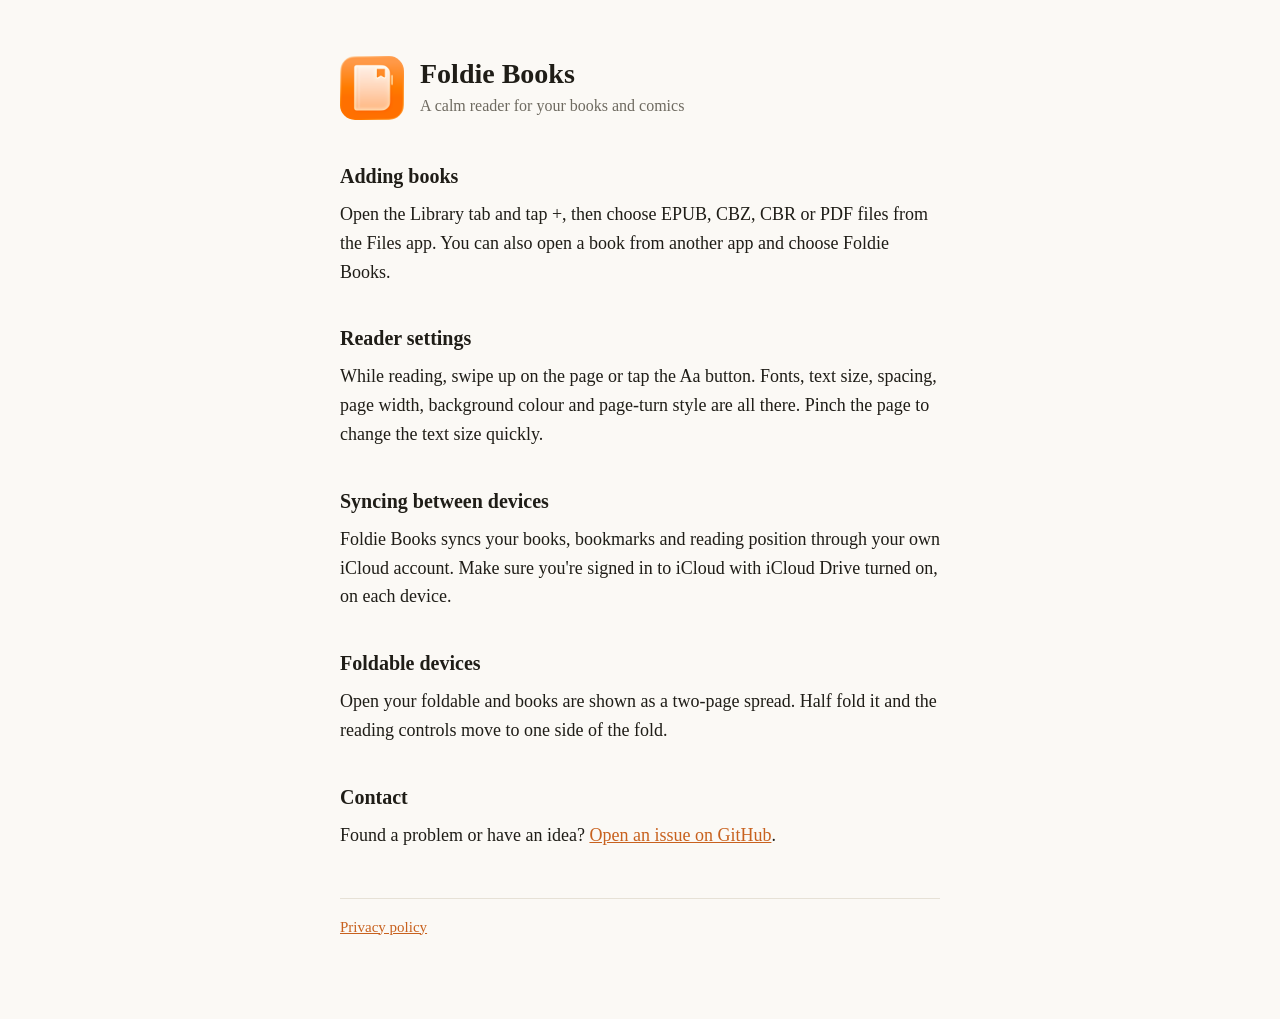
<file: index.html>
<!doctype html>
<html lang="en">
<head>
<meta charset="utf-8">
<meta name="viewport" content="width=device-width, initial-scale=1">
<title>Foldie Books support</title>
<meta name="description" content="Help and contact for Foldie Books, a reader for your EPUBs and comics.">
<link rel="stylesheet" href="style.css">
</head>
<body>
<main>
  <header>
    <img src="icon.png" alt="">
    <div>
      <h1>Foldie Books</h1>
      <p>A calm reader for your books and comics</p>
    </div>
  </header>

  <h2>Adding books</h2>
  <p>Open the Library tab and tap +, then choose EPUB, CBZ, CBR or PDF files from the Files app. You can also open a book from another app and choose Foldie Books.</p>

  <h2>Reader settings</h2>
  <p>While reading, swipe up on the page or tap the Aa button. Fonts, text size, spacing, page width, background colour and page-turn style are all there. Pinch the page to change the text size quickly.</p>

  <h2>Syncing between devices</h2>
  <p>Foldie Books syncs your books, bookmarks and reading position through your own iCloud account. Make sure you're signed in to iCloud with iCloud Drive turned on, on each device.</p>

  <h2>Foldable devices</h2>
  <p>Open your foldable and books are shown as a two-page spread. Half fold it and the reading controls move to one side of the fold.</p>

  <h2>Contact</h2>
  <p>Found a problem or have an idea? <a href="https://github.com/asekachov/foldie-books/issues">Open an issue on GitHub</a>.</p>

  <nav><a href="privacy/">Privacy policy</a></nav>
</main>
</body>
</html>
</file>
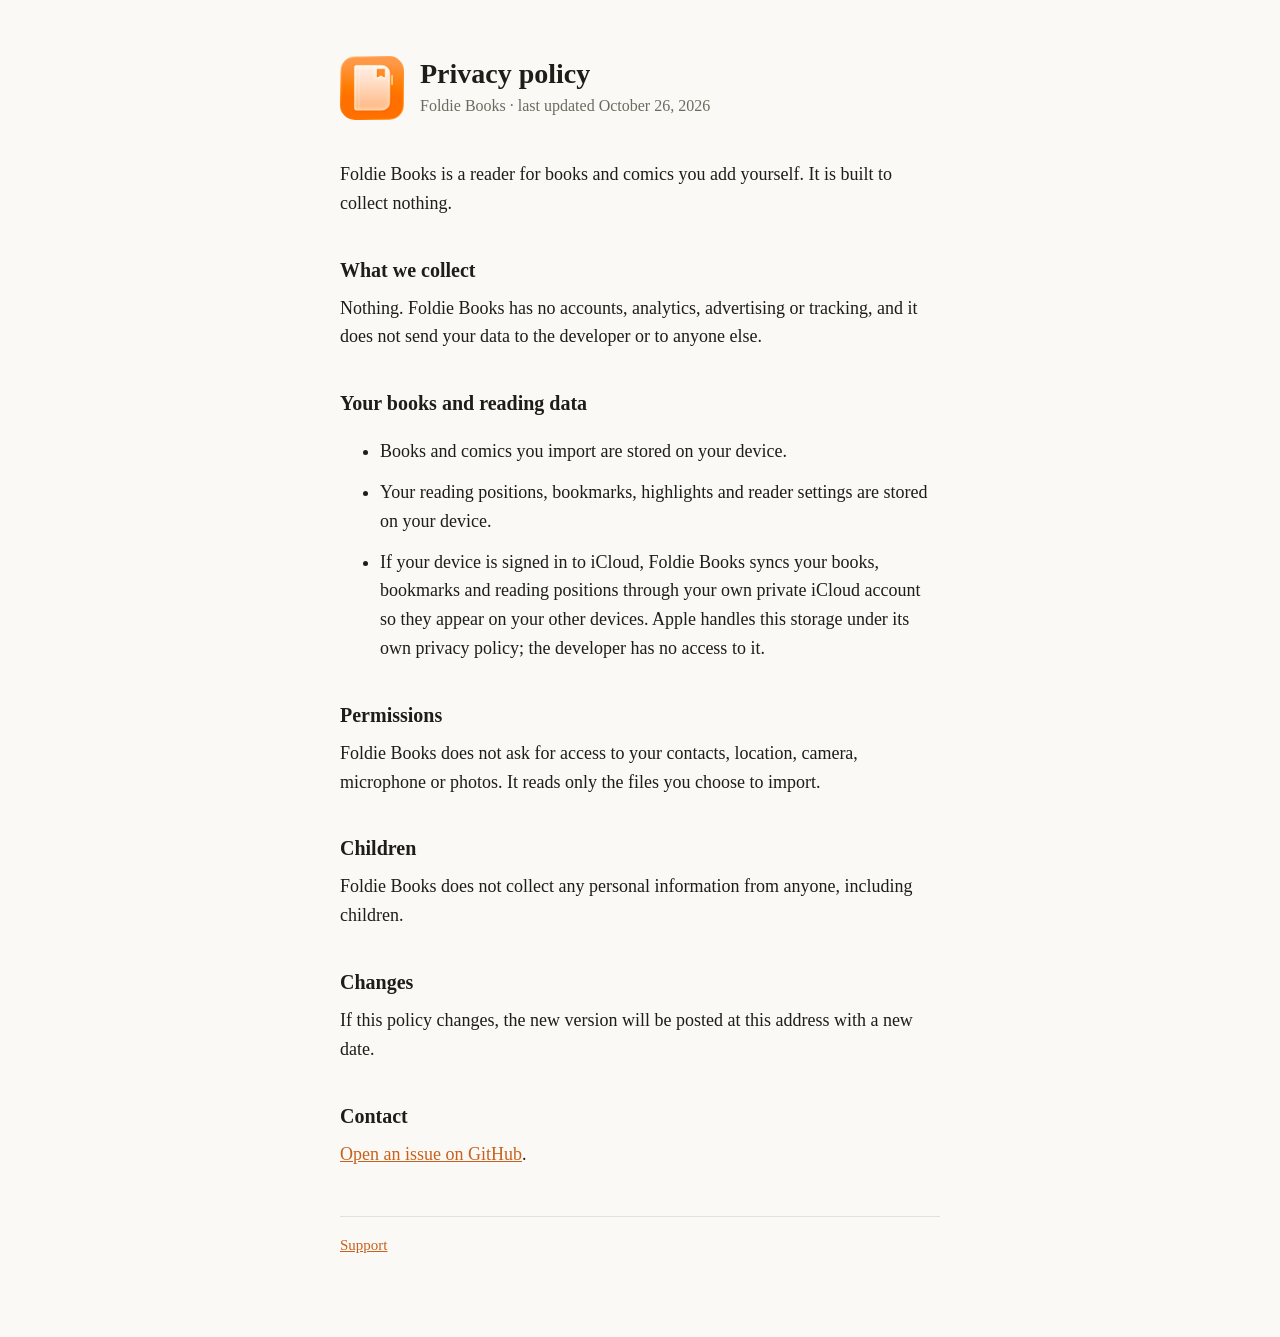
<file: privacy/index.html>
<!doctype html>
<html lang="en">
<head>
<meta charset="utf-8">
<meta name="viewport" content="width=device-width, initial-scale=1">
<title>Foldie Books privacy policy</title>
<meta name="description" content="Foldie Books collects no data.">
<link rel="stylesheet" href="../style.css">
</head>
<body>
<main>
  <header>
    <img src="../icon.png" alt="">
    <div>
      <h1>Privacy policy</h1>
      <p>Foldie Books · last updated October 26, 2026</p>
    </div>
  </header>

  <p>Foldie Books is a reader for books and comics you add yourself. It is built to collect nothing.</p>

  <h2>What we collect</h2>
  <p>Nothing. Foldie Books has no accounts, analytics, advertising or tracking, and it does not send your data to the developer or to anyone else.</p>

  <h2>Your books and reading data</h2>
  <ul>
    <li>Books and comics you import are stored on your device.</li>
    <li>Your reading positions, bookmarks, highlights and reader settings are stored on your device.</li>
    <li>If your device is signed in to iCloud, Foldie Books syncs your books, bookmarks and reading positions through your own private iCloud account so they appear on your other devices. Apple handles this storage under its own privacy policy; the developer has no access to it.</li>
  </ul>

  <h2>Permissions</h2>
  <p>Foldie Books does not ask for access to your contacts, location, camera, microphone or photos. It reads only the files you choose to import.</p>

  <h2>Children</h2>
  <p>Foldie Books does not collect any personal information from anyone, including children.</p>

  <h2>Changes</h2>
  <p>If this policy changes, the new version will be posted at this address with a new date.</p>

  <h2>Contact</h2>
  <p><a href="https://github.com/asekachov/foldie-books/issues">Open an issue on GitHub</a>.</p>

  <nav><a href="../">Support</a></nav>
</main>
</body>
</html>
</file>
<file: style.css>
:root {
  --bg: #fbf9f5;
  --text: #1f1d17;
  --muted: #6e6a60;
  --accent: #c8611e;
  --rule: #e6e1d6;
  color-scheme: light dark;
}
@media (prefers-color-scheme: dark) {
  :root { --bg: #1b1a17; --text: #ece7db; --muted: #a39d8f; --accent: #f08a45; --rule: #34312b; }
}
* { box-sizing: border-box; }
body {
  margin: 0;
  background: var(--bg);
  color: var(--text);
  font: 18px/1.6 "Iowan Old Style", "Palatino Linotype", Palatino, Georgia, serif;
}
main { max-width: 640px; margin: 0 auto; padding: 56px 20px 80px; }
header { display: flex; align-items: center; gap: 16px; margin-bottom: 40px; }
header img { width: 64px; height: 64px; border-radius: 15px; }
header h1 { margin: 0; font-size: 28px; line-height: 1.2; }
header p { margin: 2px 0 0; color: var(--muted); font-size: 16px; }
h2 { font-size: 20px; margin: 36px 0 8px; }
p, li { margin: 0 0 12px; }
a { color: var(--accent); }
nav { margin-top: 48px; padding-top: 16px; border-top: 1px solid var(--rule); color: var(--muted); font-size: 15px; }
nav a { margin-right: 16px; }
</file>
